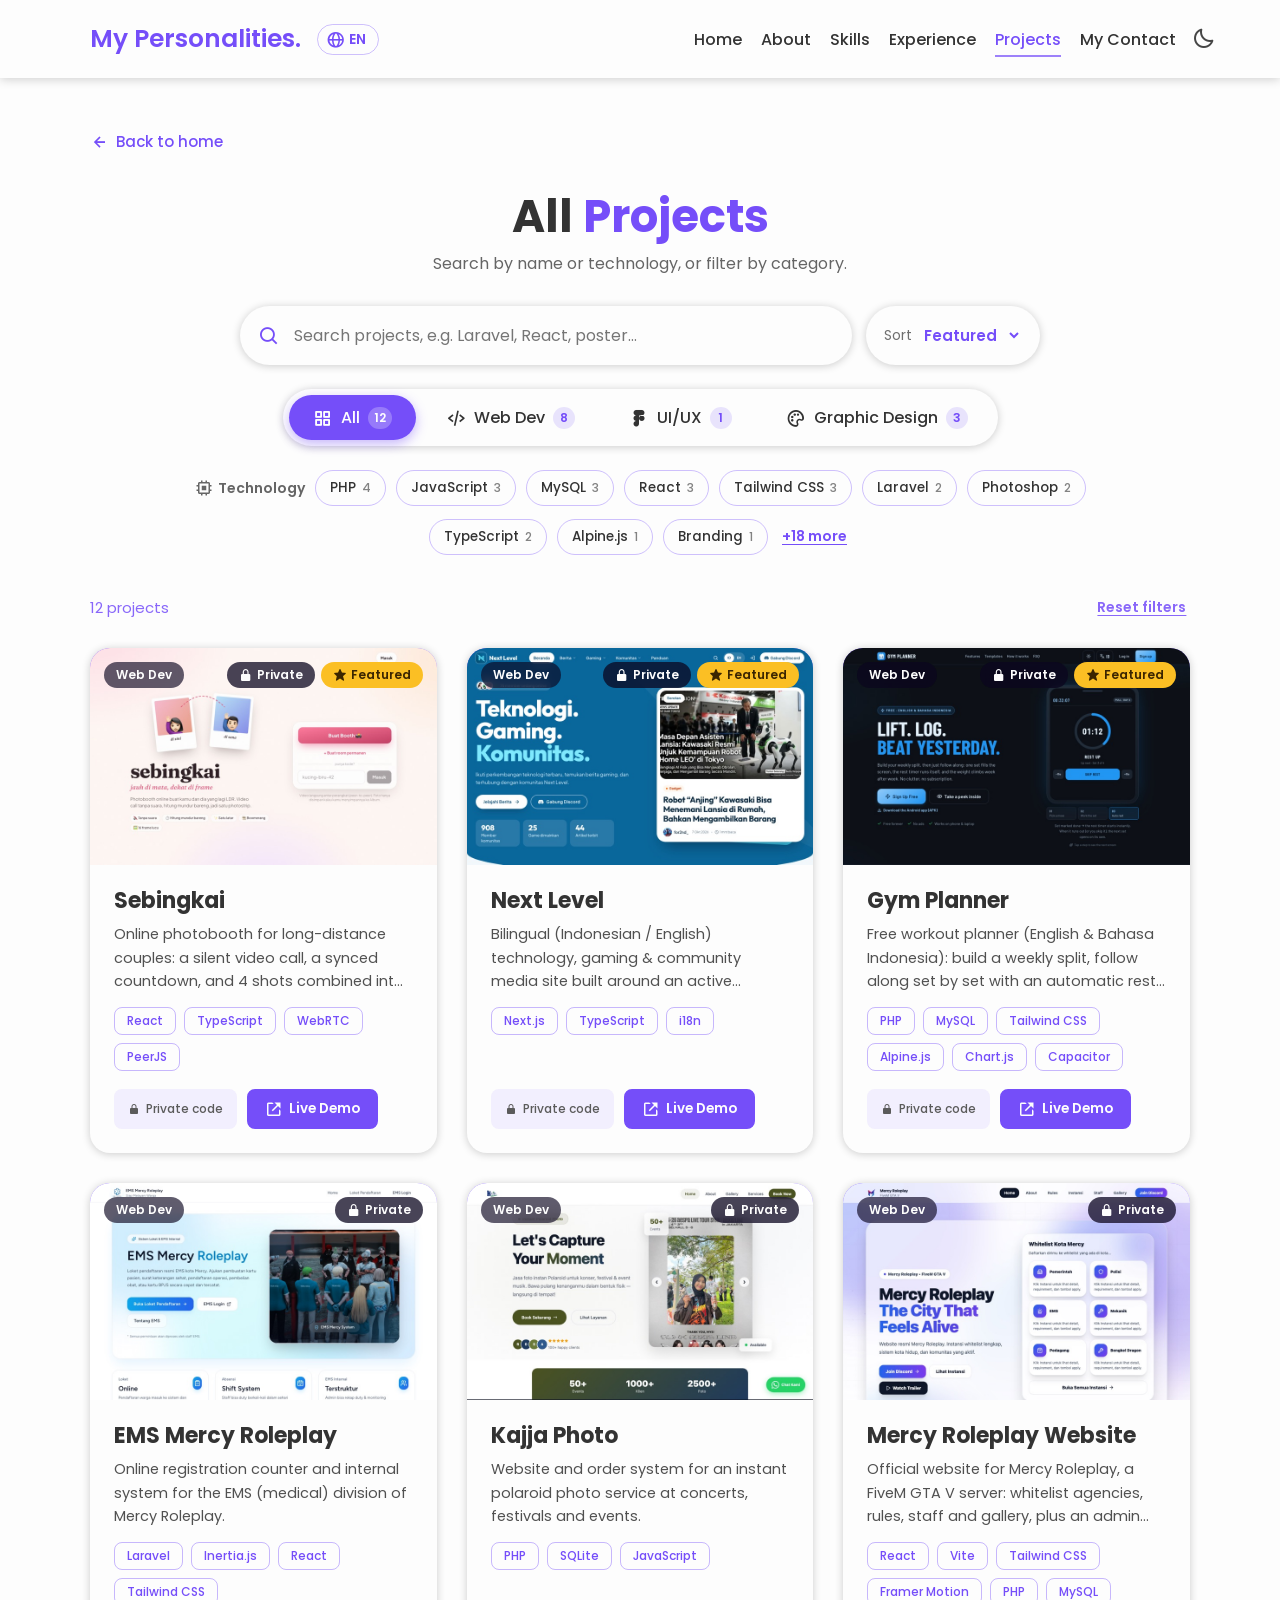
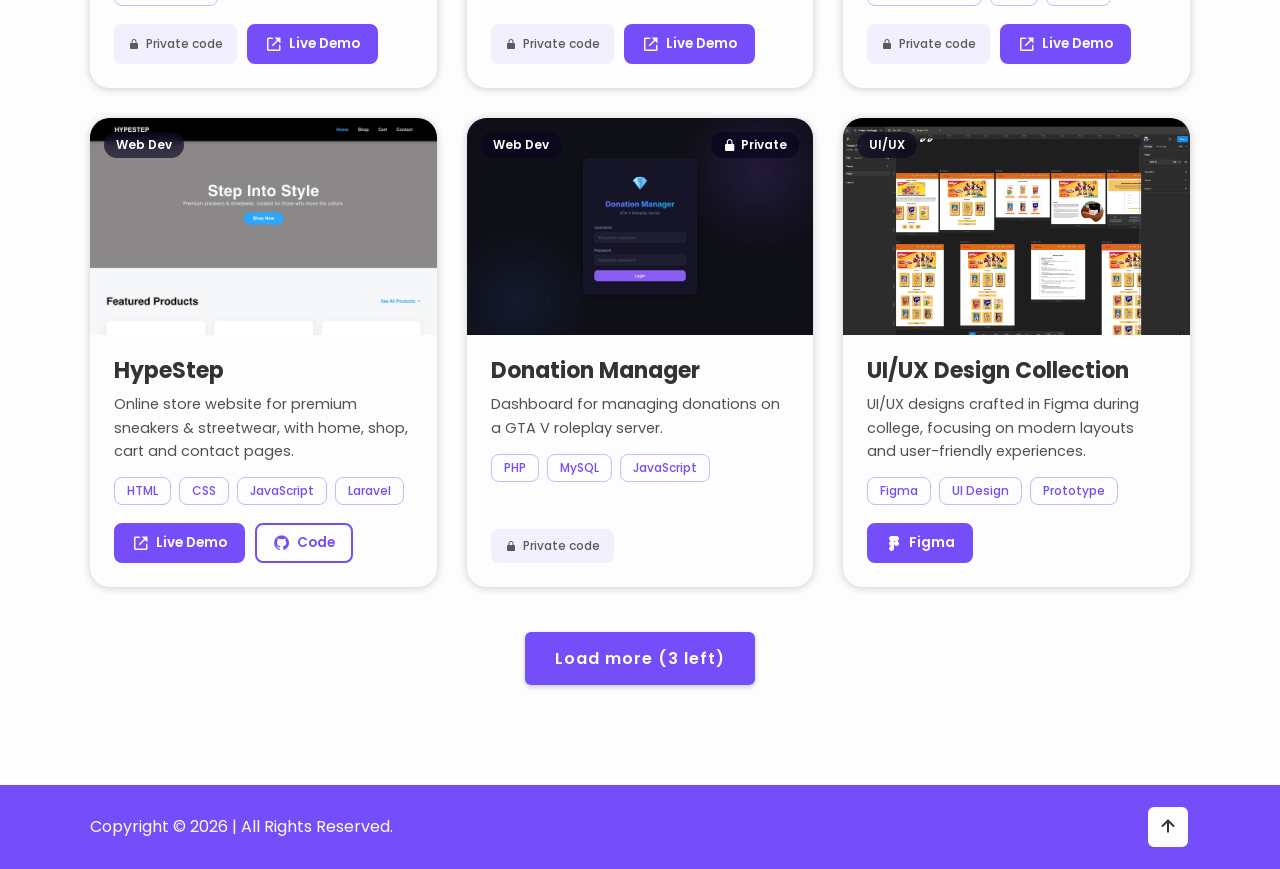
<file: projects.html>
<!DOCTYPE html>
<html lang="en">

<head>
    <meta charset="UTF-8">
    <meta name="viewport" content="width=device-width, initial-scale=1.0">
    <title data-i18n="meta.ppTitle">All Projects | Arshyil</title>
    <meta name="description" content="All projects by Muhammad Arshyil Azzim: web development, UI/UX and graphic design.">
    <meta name="theme-color" content="#754ef9">
    <link rel="icon" href="images/favicon.svg" type="image/svg+xml">
    <meta property="og:type" content="website">
    <meta property="og:title" content="All Projects | Arshyil">
    <meta property="og:description" content="Search and filter all projects by Muhammad Arshyil Azzim.">
    <meta property="og:url" content="https://arshyil.github.io/My-Personalities/projects.html">
    <meta property="og:image" content="https://arshyil.github.io/My-Personalities/images/og-image.jpg">

    <!-- box icons -->
    <link rel="stylesheet" href="https://unpkg.com/boxicons@2.1.4/css/boxicons.min.css" integrity="sha384-42kyIPf7HDYLkGffmxDhSx/3Z/53wGBs3nD6wEFxsbeDc7rMO6mkYbkAcpRsnMU2" crossorigin="anonymous">

    <!-- custom css -->
    <link rel="stylesheet" href="css/style.css">
</head>

<body class="projects-page">

    <!-- header design -->
    <header class="header sticky">
        <a href="index.html" class="logo">My Personalities.</a>
        <button class="lang-toggle" id="lang-toggle" type="button"
            aria-label="Switch language / Ganti bahasa" title="English / Bahasa Indonesia">
            <i class='bx bx-globe'></i><span class="lang-code">EN</span>
        </button>


        <nav class="navbar">
            <a href="index.html#home" data-i18n="nav.home">Home</a>
            <a href="index.html#about" data-i18n="nav.about">About</a>
            <a href="index.html#services" data-i18n="nav.skills">Skills</a>
            <a href="index.html#experience" data-i18n="nav.exp">Experience</a>
            <a href="projects.html" class="active" data-i18n="nav.projects">Projects</a>
            <a href="index.html#contact" data-i18n="nav.contact">My Contact</a>
        </nav>

        <div class="bx bx-moon" id="darkMode-icon"></div>

        <div class="bx bx-menu" id="menu-icon"></div>
    </header>

    <!-- all projects -->
    <section class="portfolio pp" id="projects">
        <a href="index.html#journey" class="pp-back" data-i18n="pp.back"><i class='bx bx-left-arrow-alt'></i> Back to home</a>

        <h1 class="heading" data-i18n="pp.title">All <span>Projects</span></h1>
        <p class="section-sub" data-i18n="pp.sub">Search by name or technology, or filter by category.</p>

        <!-- toolbar -->
        <div class="pp-toolbar">
            <div class="pp-search">
                <i class='bx bx-search'></i>
                <input type="search" id="pp-search" data-i18n-attr="placeholder:pp.search;aria-label:pp.searchLabel" placeholder="Search projects, e.g. Laravel, React, poster..."
                    aria-label="Search projects" autocomplete="off">
                <button id="pp-clear" aria-label="Clear search" data-i18n-attr="aria-label:pp.clear" hidden><i class='bx bx-x'></i></button>
            </div>

            <label class="pp-sort">
                <span data-i18n="pp.sort">Sort</span>
                <select id="pp-sort" aria-label="Sort projects" data-i18n-attr="aria-label:pp.sortLabel">
                    <option value="featured" data-i18n="pp.optFeatured">Featured</option>
                    <option value="az" data-i18n="pp.optAz">Name A–Z</option>
                    <option value="za" data-i18n="pp.optZa">Name Z–A</option>
                </select>
            </label>
        </div>

        <div class="project-filters exp-tabs" id="pp-categories"></div>

        <div class="pp-techs-wrap">
            <span class="pp-label" data-i18n="pp.tech"><i class='bx bx-chip'></i> Technology</span>
            <div class="pp-techs" id="pp-techs"></div>
            <button class="pp-link" id="pp-tech-more" hidden></button>
        </div>

        <div class="pp-meta">
            <span id="pp-count"></span>
            <button class="pp-link pp-reset" data-i18n="pp.reset">Reset filters</button>
        </div>

        <div class="project-grid" id="pp-grid"></div>

        <div class="pp-empty" id="pp-empty" hidden>
            <i class='bx bx-search-alt'></i>
            <h3 data-i18n="pp.empty">No projects found</h3>
            <p data-i18n="pp.emptySub">Try another keyword or remove some filters.</p>
            <button class="btn pp-reset" data-i18n="pp.reset">Reset filters</button>
        </div>

        <div class="see-all-wrap">
            <button class="btn" id="pp-more" hidden>Load more</button>
        </div>
    </section>

    <!-- project detail popup -->
    <div class="project-modal" id="project-modal" aria-hidden="true">
        <div class="project-modal-box" role="dialog" aria-modal="true" aria-labelledby="pm-title">
            <button class="pm-close" id="pm-close" aria-label="Close" data-i18n-attr="aria-label:common.close"><i class='bx bx-x'></i></button>
            <div class="pm-media" id="pm-media"></div>
            <div class="pm-body">
                <span class="pm-category" id="pm-category"></span>
                <h3 id="pm-title"></h3>
                <p id="pm-summary"></p>
                <ul id="pm-details"></ul>
                <div class="exp-tags" id="pm-tags"></div>
                <div class="project-links" id="pm-links"></div>
            </div>
        </div>
    </div>

    <!-- footer design -->
    <footer class="footer">
        <div class="footer-text">
            <p>Copyright &copy; <span id="year">2026</span> | <span data-i18n="footer.rights">All Rights Reserved.</span></p>
        </div>

        <div class="footer-iconTop">
            <a href="#projects" aria-label="Back to top" data-i18n-attr="aria-label:common.top"><i class='bx bx-up-arrow-alt'></i></a>
        </div>
    </footer>

    <script src="js/projects.js"></script>
    <script src="js/i18n.js"></script>
    <script src="js/common.js"></script>
    <script src="js/projects-ui.js"></script>
</body>

</html>
</file>
<file: css/style.css>
@import url('https://fonts.googleapis.com/css2?family=Poppins:wght@300;400;500;600;700;800;900&display=swap');

* {
    margin: 0;
    padding: 0;
    box-sizing: border-box;
    text-decoration: none;
    border: none;
    outline: none;
    scroll-behavior: smooth;
    font-family: 'Poppins', sans-serif;
}

:root {
    --bg-color: #fdfdfd;
    --text-color: #333;
    --main-color: #754ef9;
    --white-color: #fdfdfd;
    --shadow-color: rgba(0, 0, 0, .2);
}

*::selection {
    background: var(--main-color);
    color: var(--bg-color);
}

.dark-mode {
    --bg-color: #0b061f;
    --text-color: #fdfdfd;
    --shadow-color: rgba(0, 0, 0, .7);
}

html {
    font-size: 62.5%;
    overflow-x: hidden;
}

/* stop anything (e.g. scroll-reveal animations sliding in from the right)
   from making the page scroll sideways on phones */
@supports (overflow-x: clip) {
    html,
    body {
        overflow-x: clip;
    }
}

body {
    background: var(--bg-color);
    color: var(--text-color);
}

.header {
    position: fixed;
    top: 0;
    left: 0;
    width: 100%;
    padding: 2rem 7%;
    background: transparent;
    display: flex;
    align-items: center;
    z-index: 100;
    transition: .5s;
}

.header.sticky {
    background: var(--bg-color);
    box-shadow: 0 .1rem 1rem var(--shadow-color);
}

.logo {
    font-size: 2.5rem;
    color: var(--main-color);
    font-weight: 600;
    margin-right: auto;
}

.navbar a {
    position: relative;
    font-size: 1.7rem;
    color: var(--white-color);
    font-weight: 500;
    margin-right: 2.2rem;
}

.header.sticky .navbar a {
    color: var(--text-color);
}

/* desktop: keep the whole nav inside the purple triangle
   (tighter links + less right padding on the header) */
@media (min-width: 992px) {
    .header {
        padding-right: 5%;
    }

    .navbar a {
        font-size: 1.6rem;
        margin-right: 1.6rem;
    }
}

.header.sticky .navbar a.active {
    color: var(--main-color);
}

.navbar a.active::before {
    content: '';
    position: absolute;
    left: 0;
    bottom: -6px;
    width: 100%;
    height: .2rem;
    background: var(--white-color);
}

.header.sticky .navbar a::before {
    background: var(--main-color);
    opacity: .7;
}

#darkMode-icon {
    font-size: 2.4rem;
    color: var(--white-color);
    cursor: pointer;
}

.header.sticky #darkMode-icon {
    color: var(--text-color);
    opacity: .9;
}

/* language switch (globe + EN / ID), sits next to the logo */
.header .logo {
    margin-right: 0;
}

.lang-toggle {
    display: inline-flex;
    align-items: center;
    gap: .4rem;
    margin: 0 auto 0 1.6rem;
    padding: .4rem 1.1rem .4rem .8rem;
    border-radius: 99rem;
    border: .15rem solid rgba(117, 78, 249, .35);
    background: transparent;
    color: var(--main-color);
    font-size: 1.4rem;
    font-weight: 600;
    cursor: pointer;
    transition: background .3s ease, color .3s ease, border-color .3s ease;
}

.lang-toggle i {
    font-size: 1.9rem;
}

.lang-toggle .lang-code {
    color: inherit;
    letter-spacing: .05rem;
}

.lang-toggle:hover {
    background: var(--main-color);
    border-color: var(--main-color);
    color: #fff;
}

.lang-toggle:focus-visible {
    outline: .2rem solid var(--main-color);
    outline-offset: .2rem;
}

#menu-icon {
    font-size: 3.6rem;
    color: var(--text-color);
    display: none;
}

section {
    min-height: 100vh;
    padding: 10rem 7% 2rem;
}

.home {
    display: flex;
    align-items: center;
}

.home .home-content {
    max-width: 44rem;
}

.home-content h3 {
    font-size: 3.2rem;
    font-weight: 700;
    line-height: .3;
}

.home-content h1 {
    font-size: 5.6rem;
    font-weight: 700;
    margin-bottom: .3rem;
}

.home-content p {
    font-size: 1.6rem;
}

.home-content .social-media a {
    display: inline-flex;
    justify-content: center;
    align-items: center;
    width: 4rem;
    height: 4rem;
    background: transparent;
    border: .2rem solid var(--main-color);
    border-radius: 50%;
    box-shadow: 0 .2rem .5rem var(--shadow-color);
    font-size: 2rem;
    color: var(--main-color);
    margin: 2.5rem 1.5rem 3rem 0;
    transition: .5s ease;
}

.home-content .social-media a:hover {
    background: var(--main-color);
    color: var(--white-color);
}

.btn {
    display: inline-block;
    padding: 1.2rem 2.8rem;
    background: var(--main-color);
    border-radius: .6rem;
    box-shadow: 0 .2rem .5rem var(--shadow-color);
    font-size: 1.6rem;
    color: var(--white-color);
    letter-spacing: .1rem;
    font-weight: 600;
    border: .2rem solid transparent;
    transition: .5s ease;
}

.btn:hover {
    background: transparent;
    color: var(--main-color);
    border-color: var(--main-color);
}

.home .profession-container {
    position: absolute;
    top: 50%;
    right: 0;
    transform: translateY(-50%);
    width: 100vw;
    height: 100vh;
    overflow: hidden;
    pointer-events: none;
}

.home .profession-container .profession-box {
    position: absolute;
    top: 0;
    right: 0;
    width: 768px;
    height: 100vh;
    display: flex;
    justify-content: center;
    align-items: center;
    animation: professionRotate 13s ease-out infinite;
}

@keyframes professionRotate {

    0%,
    20% {
        transform: rotate(0deg);
    }

    25%,
    45% {
        transform: rotate(-90deg);
    }

    50%,
    70% {
        transform: rotate(-180deg);
    }

    75%,
    95% {
        transform: rotate(-270deg);
    }

    100% {
        transform: rotate(-360deg);
    }
}

.home .profession-box .profession {
    position: absolute;
    left: 0;
    display: flex;
    align-items: center;
    flex-direction: column;
    color: var(--main-color);
    transform: rotate(calc(360deg / 4 * var(--i)));
    transform-origin: 384px;
    background: var(--bg-color);
    padding: 13px 0;
}

.home .profession-box .profession:nth-child(1) i {
    margin-right: 15px;
}

.home .profession-box .profession:nth-child(2),
.home .profession-box .profession:nth-child(4) {
    padding-bottom: 20px;
}

.home .profession i {
    font-size: 3.8rem;
}

.home .profession h3 {
    font-size: 3.2rem;
    line-height: 1;
    font-weight: 600;
}

.home .profession-box .circle {
    width: 560px;
    height: 560px;
    border: 3px solid var(--main-color);
    border-radius: 50%;
    z-index: -1;
}

.home .profession-container .overlay {
    position: absolute;
    top: 0;
    right: 0;
    width: 0;
    height: 0;
    border-top: 50vh solid var(--main-color);
    border-right: 384px solid var(--main-color);
    border-bottom: 50vh solid var(--main-color);
    border-left: 384px solid transparent;
}

.home-extra {
    display: none;
}

.home-img img {
    position: absolute;
    bottom: 0px;
    right: 90px;
    pointer-events: none;
    max-width: 480px;
    max-height: 100vh;
    height: auto;
    object-fit: contain;
}

span {
    color: var(--main-color);
}

.about {
    display: flex;
    justify-content: center;
    align-items: center;
    gap: 4rem;
}

.about-img img {
    width: 35vw;
}

.heading {
    font-size: 4.5rem;
    text-align: center;
}

.about-content h2 {
    text-align: left;
    line-height: 1.2;
}

.about-content h3 {
    font-size: 2rem;
}

.about-content p {
    font-size: 1.6rem;
    margin: 2rem 0 3rem;
}

.services {
    min-height: auto;
    padding-bottom: 10rem;
}

.services h2 {
    margin-bottom: 5rem;
}

.services .services-container {
    display: flex;
    justify-content: center;
    align-items: stretch;
    flex-wrap: wrap;
    gap: 2rem;
}

.services-container .services-box {
    flex: 1 1 30rem;
    display: flex;
    flex-direction: column;
    align-items: center;
    background: var(--bg-color);
    padding: 3rem 2rem 4rem;
    border-radius: 2rem;
    box-shadow: 0 .1rem .5rem var(--shadow-color);
    text-align: center;
    border-top: .6rem solid var(--main-color);
    border-bottom: .6rem solid var(--main-color);
    transition: .5s ease;
}

.services-container .services-box:hover {
    box-shadow: 0 .1rem 2rem var(--shadow-color);
    transform: scale(1.02);
}

.services-box i {
    font-size: 7rem;
    color: var(--main-color);
}

.services-box h3 {
    font-size: 2.6rem;
    transition: .5s ease;
}

.services-box:hover h3 {
    color: var(--main-color);
}

.services-box p {
    flex: 1;
    font-size: 1.6rem;
    margin: 1rem 0 3rem;
}

/* ========== EXPERIENCE ========== */
.experience {
    min-height: auto;
    padding-bottom: 10rem;
}

.experience h2 {
    margin-bottom: 3rem;
}

.exp-tabs {
    display: flex;
    justify-content: center;
    gap: .6rem;
    width: fit-content;
    margin: 0 auto 5rem;
    padding: .6rem;
    border-radius: 5rem;
    background: var(--bg-color);
    box-shadow: 0 .1rem .8rem var(--shadow-color);
}

.exp-tab {
    display: inline-flex;
    align-items: center;
    gap: .8rem;
    padding: 1rem 2.4rem;
    border-radius: 5rem;
    background: transparent;
    color: var(--text-color);
    font-size: 1.6rem;
    font-weight: 500;
    cursor: pointer;
    transition: .4s ease;
}

.exp-tab i {
    font-size: 2rem;
}

.exp-tab:hover {
    color: var(--main-color);
}

.exp-tab.active {
    background: var(--main-color);
    color: var(--white-color);
    box-shadow: 0 .4rem 1.2rem rgba(117, 78, 249, .4);
}

.timeline {
    position: relative;
    max-width: 110rem;
    margin: 0 auto;
    display: none;
}

.timeline.active {
    display: block;
    animation: expFade .6s ease;
}

@keyframes expFade {
    from { opacity: 0; transform: translateY(2rem); }
    to { opacity: 1; transform: translateY(0); }
}

/* center line */
.timeline::before {
    content: '';
    position: absolute;
    top: 0;
    bottom: 0;
    left: 50%;
    width: .3rem;
    transform: translateX(-50%);
    background: linear-gradient(var(--main-color), rgba(117, 78, 249, .15));
    border-radius: 1rem;
}

.timeline-item {
    position: relative;
    width: 50%;
    padding: 0 5rem 4rem 0;
}

.timeline-item:nth-child(even) {
    margin-left: 50%;
    padding: 0 0 4rem 5rem;
}

.timeline-dot {
    position: absolute;
    top: 2rem;
    right: -2.6rem;
    z-index: 1;
    display: flex;
    justify-content: center;
    align-items: center;
    width: 5.2rem;
    height: 5.2rem;
    border-radius: 50%;
    background: var(--main-color);
    color: var(--white-color);
    font-size: 2.4rem;
    border: .5rem solid var(--bg-color);
    box-shadow: 0 0 0 .3rem rgba(117, 78, 249, .35);
    transition: .4s ease;
}

.timeline-item:nth-child(even) .timeline-dot {
    right: auto;
    left: -2.6rem;
}

.timeline-item:hover .timeline-dot {
    transform: scale(1.12) rotate(-8deg);
    box-shadow: 0 0 0 .6rem rgba(117, 78, 249, .25);
}

.timeline-card {
    position: relative;
    padding: 3rem;
    border-radius: 2rem;
    background: var(--bg-color);
    box-shadow: 0 .1rem .8rem var(--shadow-color);
    border-left: .6rem solid var(--main-color);
    transition: .4s ease;
}

.timeline-item:nth-child(even) .timeline-card {
    border-left: none;
    border-right: .6rem solid var(--main-color);
}

.timeline-card:hover {
    transform: translateY(-.6rem);
    box-shadow: 0 1.2rem 3rem rgba(117, 78, 249, .25);
}

/* little arrow pointing to the line */
.timeline-card::after {
    content: '';
    position: absolute;
    top: 3.4rem;
    right: -1.2rem;
    width: 2.4rem;
    height: 2.4rem;
    background: var(--bg-color);
    transform: rotate(45deg);
    box-shadow: .3rem -.3rem .5rem rgba(0, 0, 0, .06);
}

.timeline-item:nth-child(even) .timeline-card::after {
    right: auto;
    left: -1.2rem;
    box-shadow: -.3rem .3rem .5rem rgba(0, 0, 0, .06);
}

.exp-date {
    display: inline-block;
    padding: .5rem 1.4rem;
    border-radius: 5rem;
    background: rgba(117, 78, 249, .12);
    color: var(--main-color);
    font-size: 1.3rem;
    font-weight: 600;
    letter-spacing: .05rem;
}

.exp-now {
    display: inline-flex;
    align-items: center;
    gap: .6rem;
    margin-left: .8rem;
    padding: .5rem 1.2rem;
    border-radius: 5rem;
    background: rgba(34, 197, 94, .14);
    color: #16a34a;
    font-size: 1.2rem;
    font-weight: 600;
    font-style: normal;
}

.exp-now::before {
    content: '';
    width: .8rem;
    height: .8rem;
    border-radius: 50%;
    background: #22c55e;
    animation: expPulse 1.6s ease-in-out infinite;
}

@keyframes expPulse {
    0%, 100% { box-shadow: 0 0 0 0 rgba(34, 197, 94, .6); }
    50% { box-shadow: 0 0 0 .6rem rgba(34, 197, 94, 0); }
}

.timeline-card h3 {
    margin-top: 1.4rem;
    font-size: 2.4rem;
    line-height: 1.3;
}

.exp-place {
    display: flex;
    align-items: flex-start;
    gap: .6rem;
    margin: .4rem 0 1.6rem;
    font-size: 1.5rem;
    font-weight: 500;
    color: var(--main-color);
}

.exp-place i {
    margin-top: .3rem;
    font-size: 1.7rem;
}

.timeline-card ul {
    list-style: none;
}

.timeline-card li {
    position: relative;
    padding-left: 2.2rem;
    margin-bottom: .8rem;
    font-size: 1.5rem;
    line-height: 1.6;
}

.timeline-card li::before {
    content: '';
    position: absolute;
    left: 0;
    top: .95rem;
    width: .8rem;
    height: .8rem;
    border-radius: 50%;
    border: .2rem solid var(--main-color);
}

.exp-tags {
    display: flex;
    flex-wrap: wrap;
    gap: .8rem;
    margin-top: 1.8rem;
}

.exp-tags span {
    padding: .4rem 1.2rem;
    border-radius: .8rem;
    border: .1rem solid rgba(117, 78, 249, .4);
    color: var(--main-color);
    font-size: 1.25rem;
    font-weight: 500;
}

.dark-mode .timeline-card,
.dark-mode .timeline-card::after,
.dark-mode .exp-tabs {
    background: #160e3a;
}

.dark-mode .timeline-card {
    box-shadow: 0 .1rem 1rem rgba(0, 0, 0, .5);
}

.dark-mode .exp-date {
    background: rgba(117, 78, 249, .25);
    color: #b9a5ff;
}

.dark-mode .exp-place,
.dark-mode .exp-tags span {
    color: #b9a5ff;
}

/* ========== PROJECTS ========== */
.portfolio {
    min-height: auto;
    padding-bottom: 10rem;
}

.portfolio h2 {
    margin-bottom: 1rem;
}

.section-sub {
    text-align: center;
    font-size: 1.6rem;
    opacity: .75;
    margin-bottom: 3rem;
}

.project-filters {
    flex-wrap: wrap;
    max-width: 100%;
}

.project-filters .count {
    display: inline-flex;
    justify-content: center;
    align-items: center;
    min-width: 2.2rem;
    height: 2.2rem;
    padding: 0 .6rem;
    border-radius: 5rem;
    background: rgba(117, 78, 249, .15);
    color: var(--main-color);
    font-size: 1.2rem;
    font-weight: 600;
}

.project-filters .exp-tab.active .count {
    background: rgba(255, 255, 255, .25);
    color: var(--white-color);
}

.project-grid {
    display: grid;
    grid-template-columns: repeat(auto-fill, minmax(30rem, 1fr));
    gap: 3rem;
    max-width: 120rem;
    margin: 0 auto;
}

.project-card {
    display: flex;
    flex-direction: column;
    border-radius: 2rem;
    overflow: hidden;
    background: var(--bg-color);
    box-shadow: 0 .1rem .8rem var(--shadow-color);
    cursor: pointer;
    transition: transform .4s ease, box-shadow .4s ease;
    animation: expFade .5s ease both;
}

.project-card:hover {
    transform: translateY(-.8rem);
    box-shadow: 0 1.6rem 3.5rem rgba(117, 78, 249, .28);
}

.project-card:focus-visible {
    outline: .3rem solid var(--main-color);
    outline-offset: .3rem;
}

.project-thumb {
    position: relative;
    aspect-ratio: 16 / 10;
    overflow: hidden;
    background: linear-gradient(135deg, var(--main-color), #a58bff);
}

.project-thumb img {
    width: 100%;
    height: 100%;
    object-fit: cover;
    object-position: top;
    border-radius: 0;
    transition: transform .6s ease;
}

.project-card:hover .project-thumb img {
    transform: scale(1.08);
}

/* card without image: gradient + big icon */
.project-thumb.no-img {
    display: flex;
    flex-direction: column;
    justify-content: center;
    align-items: center;
    gap: .8rem;
    color: var(--white-color);
}

.project-thumb.no-img::before {
    content: '';
    position: absolute;
    inset: 0;
    background:
        radial-gradient(circle at 20% 20%, rgba(255, 255, 255, .25), transparent 40%),
        radial-gradient(circle at 85% 80%, rgba(255, 255, 255, .18), transparent 45%);
}

.project-thumb.no-img > i {
    position: relative;
    font-size: 6.4rem;
    transition: transform .6s ease;
}

.project-thumb.no-img > strong {
    position: relative;
    font-size: 2rem;
    letter-spacing: .1rem;
}

.project-card:hover .project-thumb.no-img > i {
    transform: scale(1.15) rotate(-6deg);
}

.project-badges {
    position: absolute;
    top: 1.4rem;
    left: 1.4rem;
    right: 1.4rem;
    display: flex;
    justify-content: space-between;
    gap: .8rem;
    z-index: 1;
}

.project-badges span {
    display: inline-flex;
    align-items: center;
    gap: .4rem;
    padding: .4rem 1.2rem;
    border-radius: 5rem;
    background: rgba(11, 6, 31, .65);
    backdrop-filter: blur(6px);
    color: var(--white-color);
    font-size: 1.2rem;
    font-weight: 600;
}

.project-badges i {
    font-size: 1.4rem;
}

.project-badges .badge-right {
    display: flex;
    gap: .6rem;
    padding: 0;
    background: none;
    backdrop-filter: none;
}

.project-badges .private {
    background: rgba(11, 6, 31, .75);
}

.private-note {
    display: inline-flex;
    align-items: center;
    gap: .6rem;
    padding: .8rem 1.4rem;
    border-radius: .8rem;
    background: rgba(117, 78, 249, .1);
    color: var(--text-color);
    font-size: 1.3rem;
    font-weight: 500;
    opacity: .8;
}

.project-badges .featured {
    background: #fbbf24;
    color: #3b2500;
}

.project-body {
    display: flex;
    flex-direction: column;
    flex: 1;
    padding: 2.2rem 2.4rem 2.4rem;
}

.project-body h3 {
    font-size: 2.2rem;
    line-height: 1.3;
    transition: color .3s ease;
}

.project-card:hover .project-body h3 {
    color: var(--main-color);
}

.project-body p {
    margin: .8rem 0 1.4rem;
    font-size: 1.45rem;
    line-height: 1.6;
    opacity: .85;
    display: -webkit-box;
    -webkit-line-clamp: 3;
    -webkit-box-orient: vertical;
    overflow: hidden;
}

.project-body .exp-tags {
    margin-top: 0;
}

.project-links {
    display: flex;
    flex-wrap: wrap;
    gap: 1rem;
    margin-top: auto;
    padding-top: 1.8rem;
}

.project-links a {
    min-height: 40px;
    display: inline-flex;
    align-items: center;
    gap: .6rem;
    padding: .8rem 1.6rem;
    border-radius: .8rem;
    border: .2rem solid var(--main-color);
    color: var(--main-color);
    font-size: 1.35rem;
    font-weight: 600;
    transition: .3s ease;
}

.project-links a i {
    font-size: 1.8rem;
}

.project-links a.primary,
.project-links a:hover {
    background: var(--main-color);
    color: var(--white-color);
}

.project-links a.primary:hover {
    background: transparent;
    color: var(--main-color);
}

/* "See all projects" button */
.see-all-wrap {
    display: flex;
    justify-content: center;
    margin-top: 4.5rem;
}

.see-all-wrap .btn {
    display: inline-flex;
    align-items: center;
    gap: .8rem;
    cursor: pointer;
}

.see-all-wrap .btn span {
    color: inherit;
}

.see-all-wrap .btn i {
    font-size: 2.2rem;
    transition: transform .3s ease;
}

.see-all-wrap .btn:hover i {
    transform: translateX(.5rem);
}

/* ---------- projects.html ---------- */
.projects-page .pp {
    min-height: 100vh;
    padding-top: 12rem;
}

.pp-back {
    padding: 1rem 0;
    display: inline-flex;
    align-items: center;
    gap: .6rem;
    margin-bottom: 2rem;
    color: var(--main-color);
    font-size: 1.5rem;
    font-weight: 500;
}

.pp-back i {
    font-size: 2rem;
    transition: transform .3s ease;
}

.pp-back:hover i {
    transform: translateX(-.4rem);
}

.pp-toolbar {
    display: flex;
    gap: 1.4rem;
    max-width: 80rem;
    margin: 0 auto 2.4rem;
}

.pp-search {
    position: relative;
    flex: 1;
    display: flex;
    align-items: center;
}

.pp-search > i {
    position: absolute;
    left: 1.8rem;
    font-size: 2.2rem;
    color: var(--main-color);
    pointer-events: none;
}

.pp-search input {
    width: 100%;
    padding: 1.5rem 4.8rem 1.5rem 5.2rem;
    border-radius: 5rem;
    background: var(--bg-color);
    color: var(--text-color);
    font-size: 1.6rem;
    box-shadow: 0 .1rem .8rem var(--shadow-color);
    border: .2rem solid transparent;
    transition: .3s ease;
}

.pp-search input:focus {
    border-color: var(--main-color);
    box-shadow: 0 .4rem 1.6rem rgba(117, 78, 249, .25);
}

.pp-search input::-webkit-search-cancel-button {
    display: none;
}

.pp-search button {
    position: absolute;
    right: 1.2rem;
    display: flex;
    justify-content: center;
    align-items: center;
    width: 3.2rem;
    height: 3.2rem;
    border-radius: 50%;
    background: rgba(117, 78, 249, .12);
    color: var(--main-color);
    font-size: 2rem;
    cursor: pointer;
}

.pp-sort {
    display: flex;
    align-items: center;
    gap: .8rem;
    padding: 0 1.8rem;
    border-radius: 5rem;
    background: var(--bg-color);
    box-shadow: 0 .1rem .8rem var(--shadow-color);
    font-size: 1.4rem;
    color: var(--text-color);
}

.pp-sort span {
    opacity: .7;
    color: var(--text-color);
}

.pp-sort select {
    padding: 1.2rem 0;
    background: transparent;
    color: var(--main-color);
    font-size: 1.5rem;
    font-weight: 600;
    cursor: pointer;
}

.pp .project-filters {
    margin-bottom: 2.4rem;
}

.pp-techs-wrap {
    display: flex;
    flex-wrap: wrap;
    justify-content: center;
    align-items: center;
    gap: 1rem;
    max-width: 100rem;
    margin: 0 auto 3rem;
}

.pp-label {
    display: inline-flex;
    align-items: center;
    gap: .5rem;
    font-size: 1.4rem;
    font-weight: 600;
    color: var(--text-color);
    opacity: .75;
}

.pp-label i {
    font-size: 1.8rem;
}

.pp-techs {
    display: contents;
}

.tech-chip {
    min-height: 36px;
    display: inline-flex;
    align-items: center;
    gap: .6rem;
    padding: .6rem 1.4rem;
    border-radius: 5rem;
    border: .1rem solid rgba(117, 78, 249, .35);
    background: transparent;
    color: var(--text-color);
    font-size: 1.35rem;
    font-weight: 500;
    cursor: pointer;
    transition: .25s ease;
}

.tech-chip small {
    font-size: 1.1rem;
    opacity: .6;
}

.tech-chip:hover {
    border-color: var(--main-color);
    color: var(--main-color);
}

.tech-chip.active {
    background: var(--main-color);
    border-color: var(--main-color);
    color: var(--white-color);
}

.pp-link {
    padding: 1rem .4rem;
    background: none;
    color: var(--main-color);
    font-size: 1.4rem;
    font-weight: 600;
    cursor: pointer;
    text-decoration: underline;
    text-underline-offset: .3rem;
}

.pp-meta {
    display: flex;
    justify-content: space-between;
    align-items: center;
    max-width: 120rem;
    margin: 0 auto 2rem;
    font-size: 1.5rem;
    color: var(--text-color);
    opacity: .85;
}

.pp-empty {
    max-width: 50rem;
    margin: 4rem auto 0;
    text-align: center;
}

.pp-empty i {
    font-size: 7rem;
    color: var(--main-color);
    opacity: .6;
}

.pp-empty h3 {
    margin: 1rem 0 .6rem;
    font-size: 2.4rem;
}

.pp-empty p {
    margin-bottom: 2.4rem;
    font-size: 1.6rem;
    opacity: .75;
}

.pp-empty .btn {
    cursor: pointer;
}

[hidden] {
    display: none !important;
}

.dark-mode .pp-search input,
.dark-mode .pp-sort {
    background: #160e3a;
}

.dark-mode .pp-sort select option {
    background: #160e3a;
}

/* ---------- project popup ---------- */
.project-modal {
    position: fixed;
    inset: 0;
    z-index: 200;
    display: flex;
    justify-content: center;
    align-items: center;
    padding: 2rem;
    background: rgba(11, 6, 31, .7);
    backdrop-filter: blur(4px);
    opacity: 0;
    visibility: hidden;
    transition: .3s ease;
}

.project-modal.open {
    opacity: 1;
    visibility: visible;
}

.project-modal-box {
    position: relative;
    width: 100%;
    max-width: 72rem;
    max-height: 90vh;
    overflow-y: auto;
    border-radius: 2rem;
    background: var(--bg-color);
    color: var(--text-color);
    transform: translateY(3rem) scale(.96);
    transition: .3s ease;
}

.project-modal.open .project-modal-box {
    transform: none;
}

.pm-close {
    position: absolute;
    top: 1.4rem;
    right: 1.4rem;
    z-index: 2;
    display: flex;
    justify-content: center;
    align-items: center;
    width: 4rem;
    height: 4rem;
    border-radius: 50%;
    background: rgba(11, 6, 31, .6);
    color: var(--white-color);
    font-size: 2.6rem;
    cursor: pointer;
    transition: .3s ease;
}

.pm-close:hover {
    background: var(--main-color);
    transform: rotate(90deg);
}

.pm-media .project-badges {
    display: none;
}

.pm-media .project-thumb {
    aspect-ratio: 16 / 8;
}

.pm-body {
    padding: 2.6rem 3rem 3rem;
}

.pm-category {
    color: var(--main-color);
    font-size: 1.3rem;
    font-weight: 600;
    letter-spacing: .2rem;
    text-transform: uppercase;
}

.pm-body h3 {
    margin: .4rem 0 1rem;
    font-size: 2.8rem;
    line-height: 1.25;
}

.pm-body > p {
    font-size: 1.6rem;
    line-height: 1.7;
}

.pm-body ul {
    list-style: none;
    margin: 1.4rem 0 0;
}

.pm-body li {
    position: relative;
    padding-left: 2.2rem;
    margin-bottom: .8rem;
    font-size: 1.5rem;
    line-height: 1.6;
}

.pm-body li::before {
    content: '';
    position: absolute;
    left: 0;
    top: .95rem;
    width: .8rem;
    height: .8rem;
    border-radius: 50%;
    border: .2rem solid var(--main-color);
}

body.modal-open {
    overflow: hidden;
}

.dark-mode .project-card,
.dark-mode .project-modal-box {
    background: #160e3a;
}

.footer {
    display: flex;
    justify-content: space-between;
    align-items: center;
    flex-wrap: wrap;
    padding: 2rem 7%;
    background: var(--main-color);
}

.footer-text span {
    color: inherit;
}

.footer-text p {
    font-size: 1.6rem;
    color: var(--white-color);
}

.footer-iconTop a {
    display: inline-flex;
    justify-content: center;
    align-items: center;
    padding: .8rem;
    background: var(--white-color);
    border-radius: .8rem;
    border: .2rem solid var(--main-color);
    outline: .2rem solid transparent;
    transition: .5s ease;
}

.footer-iconTop a:hover {
    outline-color: var(--white-color);
}

.footer-iconTop a i {
    font-size: 2.4rem;
    color: #333;
}


/* small labels: never smaller than 12px on any screen */
.exp-date,
.exp-now,
.exp-tags span,
.project-badges span,
.project-filters .count,
.tech-chip small,
.private-note,
.pm-category {
    font-size: max(1.2rem, 12px);
}

.project-links a,
.tech-chip {
    font-size: max(1.35rem, 13px);
}

/* BREAKPOINTS */
@media (max-width: 1200px) {
    html {
        font-size: 55%;
    }

    .home .profession-container .profession-box {
        right: -10%;
    }

    .home .profession-container .overlay {
        right: -6%;
    }

    .home-img img {
        right: 0;
    }
}

@media (max-width: 1100px) {
    .home .profession-container .profession-box {
        right: -15%;
    }

    .home-img img {
        max-width: 420px;
    }
}

@media (max-width: 1024px) {
    .header {
        padding: 2rem 3%;
    }

    section {
        padding: 10rem 3% 2rem;
    }

    .home .profession-container .profession-box {
        right: -20%;
    }

    .home .profession-container .overlay {
        right: -12%;
    }

    .home-img img {
        max-width: 400px;
    }
}

@media (max-width: 991px) {
    /* hamburger menu from 991px down, so links never sit
       half on the white / half on the purple background */
    #menu-icon {
        display: block;
    }

    #darkMode-icon {
        font-size: 2.6rem;
        color: var(--white-color);
        margin-right: 1.8rem;
    }



    .navbar {
        position: absolute;
        top: 100%;
        left: 0;
        width: 100%;
        padding: 1rem 3%;
        background: var(--bg-color);
        border-top: .1rem solid rgba(0, 0, 0, .2);
        box-shadow: 0 .5rem 1rem rgba(0, 0, 0, .1);
        display: none;
    }

    .navbar.active {
        display: block;
    }

    .navbar a {
        display: block;
        font-size: 2rem;
        margin: 3rem 0;
        color: var(--text-color);
    }

    .navbar a:nth-child(1),
    .navbar a:nth-child(2) {
        color: var(--text-color);
    }

    .navbar a.active {
        color: var(--main-color);
    }

    .navbar a::before {
        display: none;
    }

    #menu-icon {
        color: var(--white-color);
    }

    .header.sticky #menu-icon,
    .header.sticky #darkMode-icon {
        color: var(--text-color);
    }

    .home .home-content {
        max-width: 50rem;
    }

    .home .profession-container .profession-box {
        right: -35%;
    }

    .home .profession-container .overlay {
        right: -30%;
    }

    .home-img img {
        display: none;
    }

    .footer {
        padding: 2rem 3%;
    }
}

@media (max-width: 896px) {
    .home .profession-container .profession-box {
        right: -50%;
    }

    .home .profession-container .overlay {
        right: -43%;
    }
}

@media (max-width: 768px) {
    #menu-icon,
    #darkMode-icon {
        color: var(--text-color);
    }

    /* hero fills the whole screen: text on top,
       the wheel + purple area fill the rest */
    .home {
        /* UBAH INI untuk menurunkan area ungu (lingkaran tetap di tempat).
           Makin besar = ungunya makin turun & makin kecil */
        --turun-ungu: 8rem;

        flex-direction: column;
        justify-content: flex-start;
        min-height: 100vh;
        min-height: 100svh;
        padding: 10rem 3% 0;
        text-align: center;
    }

    .home-content h3 {
        font-size: 2.6rem;
    }

    .home-content h1 {
        font-size: 5rem;
    }

    .home-content .social-media a {
        margin: 2.5rem .75rem 3rem;
    }

    .home .profession-container {
        position: relative;
        top: auto;
        right: auto;
        transform: none;
        flex: 1 0 auto;
        width: 100vw;
        height: auto;
        min-height: calc(46rem + var(--turun-ungu));
    }

    /* purple fill below the notch, down to the end of the hero */
    .home .profession-container::after {
        content: '';
        position: absolute;
        top: calc(34rem + var(--turun-ungu));
        left: 0;
        right: 0;
        bottom: 0;
        background: var(--main-color);
    }

    /* tools + scroll hint inside the purple area */
    .home-extra {
        position: absolute;
        top: calc(30rem + var(--turun-ungu));
        left: 0;
        right: 0;
        bottom: 0;
        z-index: 2;
        display: flex;
        flex-direction: column;
        justify-content: center;
        align-items: center;
        gap: 1.6rem;
        padding: 2rem 3%;
        color: var(--white-color);
        pointer-events: auto;
    }

    .home-extra .tools-title {
        font-size: 1.4rem;
        font-weight: 600;
        letter-spacing: .3rem;
        text-transform: uppercase;
        opacity: .85;
    }

    .home-extra .tools {
        display: flex;
        justify-content: center;
        flex-wrap: wrap;
        gap: 2.2rem;
    }

    .home-extra span {
        color: var(--white-color);
    }

    .home-extra .tools span {
        display: flex;
        flex-direction: column;
        align-items: center;
        gap: .4rem;
        font-size: 1.3rem;
        font-weight: 500;
    }

    .home-extra .tools i {
        display: inline-flex;
        justify-content: center;
        align-items: center;
        width: 4.6rem;
        height: 4.6rem;
        font-size: 2.6rem;
        border: .2rem solid rgba(255, 255, 255, .5);
        border-radius: 50%;
    }

    .home-extra .scroll-down {
        display: flex;
        flex-direction: column;
        align-items: center;
        margin-top: 1rem;
        font-size: 1.3rem;
        letter-spacing: .2rem;
        text-transform: uppercase;
        color: var(--white-color);
    }

    .home-extra .scroll-down i {
        font-size: 2.8rem;
        animation: scrollBounce 1.6s ease-in-out infinite;
    }

    @keyframes scrollBounce {
        0%, 100% { transform: translateY(0); }
        50% { transform: translateY(.8rem); }
    }

    .home .profession-container .profession-box {
        position: absolute;
        top: 46rem;
        left: 0;
        width: 100%;
        height: 6rem;
    }

    .home .profession-box .profession {
        padding: 0 13px;
        left: auto;
        transform-origin: 0;
    }

    .home .profession-box .profession:nth-child(1) {
        transform: rotate(-90deg) translate(-120px, -210px);
    }

    .home .profession-box .profession:nth-child(1) i {
        margin-right: 0;
    }

    .home .profession-box .profession:nth-child(2) {
        transform: rotate(0deg) translate(0, -325px);
    }

    .home .profession-box .profession:nth-child(3) {
        transform: rotate(90deg) translate(-115px, -450px);
    }

    .home .profession-box .profession:nth-child(4) {
        transform: rotate(180deg) translate(-220px, -325px);
    }

    .home .profession-box .circle {
        position: absolute;
        width: 670px;
        height: 670px;
        z-index: -1;
    }

    .home .profession-container .overlay {
        position: absolute;
        top: calc(28.2rem + var(--turun-ungu));
        left: 50%;
        right: 0;
        transform: rotate(90deg) translate(-50%, 50%) scaleY(3);
        border-width: 23.9rem;
    }

    /* experience: single column, line on the left */
    .timeline::before {
        left: 2.6rem;
    }

    .timeline-item,
    .timeline-item:nth-child(even) {
        width: 100%;
        margin-left: 0;
        padding: 0 0 3rem 7rem;
    }

    .timeline-dot,
    .timeline-item:nth-child(even) .timeline-dot {
        left: 0;
        right: auto;
    }

    .timeline-card,
    .timeline-item:nth-child(even) .timeline-card {
        padding: 2.4rem 2rem;
        border-right: none;
        border-left: .6rem solid var(--main-color);
    }

    .timeline-card::after,
    .timeline-item:nth-child(even) .timeline-card::after {
        right: auto;
        left: -1.2rem;
        box-shadow: -.3rem .3rem .5rem rgba(0, 0, 0, .06);
    }

    .about {
        flex-direction: column-reverse;
        text-align: center;
    }

    .about-content h2 {
        text-align: center;
    }

    .about-img img {
        width: 70vw;
        margin-top: -2rem;
    }

}

@media (max-width: 580px) {
    .project-grid {
        grid-template-columns: 1fr;
    }

    .pp-toolbar {
        flex-direction: column;
    }

    .pp-sort {
        align-self: flex-end;
    }

    .projects-page .pp {
        padding-top: 10rem;
    }

    /* tabs & filters: separate pills instead of one big capsule */
    .exp-tabs,
    .project-filters {
        gap: 1rem;
        padding: 0;
        background: transparent;
        box-shadow: none;
    }

    .exp-tabs .exp-tab,
    .project-filters .exp-tab {
        padding: .8rem 1.6rem;
        font-size: 1.4rem;
        border: .1rem solid rgba(117, 78, 249, .35);
    }

    .exp-tabs .exp-tab.active,
    .project-filters .exp-tab.active {
        border-color: var(--main-color);
    }

    .exp-tabs {
        flex-wrap: wrap;
        max-width: 100%;
    }

    .dark-mode .exp-tabs {
        background: transparent;
    }

    .pm-body {
        padding: 2.2rem 2rem 2.6rem;
    }
}

@media (max-width: 450px) {
    html {
        font-size: 50%;
    }

    /* keep small labels readable (1rem = 8px here) */
    .exp-date,
    .exp-now,
    .exp-tags span,
    .project-badges span,
    .project-filters .count,
    .tech-chip small,
    .private-note,
    .pm-category,
    .home-extra .tools span,
    .home-extra .tools-title,
    .home-extra .scroll-down {
        font-size: 1.5rem;
    }

    .project-body p,
    .principle-card p,
    .contact-meta,
    .timeline-card li,
    .pp-label,
    .pp-link,
    .pp-meta,
    .tech-chip,
    .exp-tabs .exp-tab,
    .project-links a {
        font-size: 1.7rem;
    }

    .exp-tabs .exp-tab {
        min-height: 40px;
    }

    .home .profession-box .profession:nth-child(1) {
        transform: rotate(-90deg) translate(-110px, -220px);
    }

    .home .profession-box .profession:nth-child(2) {
        transform: rotate(0deg) translate(5px, -325px);
    }

    .home .profession-box .profession:nth-child(3) {
        transform: rotate(90deg) translate(-105px, -440px);
    }

    .home .profession-box .profession:nth-child(4) {
        transform: rotate(180deg) translate(-210px, -325px);
    }

    .home .profession-container .overlay {
        top: calc(18.2rem + var(--turun-ungu));
    }

    .home-extra {
        top: calc(20rem + var(--turun-ungu));
    }


    .footer {
        flex-direction: column-reverse;
    }

    .footer p {
        text-align: center;
        margin-top: 2rem;
    }
}

@media (max-width: 365px) {
    .about-img img {
        width: 90vw;
    }
}

@media (max-width: 315px) {
    .home-content h1 {
        font-size: 4.5rem;
    }
}
img {
    border-radius: 20px;
}


/*========== principles ==========*/
.principles {
    min-height: auto;
    padding-bottom: 6rem;
}

.motto-card {
    position: relative;
    max-width: 90rem;
    margin: 0 auto 3rem;
    padding: 5rem 4rem;
    border-radius: 2.4rem;
    text-align: center;
    color: #fff;
    background:
        radial-gradient(circle at 15% 20%, rgba(255, 255, 255, .18), transparent 40%),
        radial-gradient(circle at 85% 90%, rgba(255, 255, 255, .12), transparent 45%),
        linear-gradient(135deg, #5b33e6, #754ef9 45%, #a58bff);
    box-shadow: 0 1.6rem 4rem rgba(117, 78, 249, .35);
    overflow: hidden;
}

.motto-card .motto-mark {
    position: absolute;
    top: -1rem;
    left: 2rem;
    font-size: 16rem;
    color: rgba(255, 255, 255, .12);
    pointer-events: none;
}

.motto-card .motto-label {
    display: inline-flex;
    align-items: center;
    gap: .6rem;
    padding: .6rem 1.4rem;
    border-radius: 99rem;
    background: rgba(255, 255, 255, .18);
    color: #fff;
    font-size: max(1.3rem, 12px);
    font-weight: 600;
    letter-spacing: .1rem;
    text-transform: uppercase;
}

.motto-card .motto-text {
    position: relative;
    margin: 2rem 0 1.4rem;
    font-size: clamp(3.4rem, 6vw, 5.6rem);
    font-weight: 800;
    line-height: 1.15;
}

.motto-card p {
    position: relative;
    max-width: 56rem;
    margin: 0 auto;
    font-size: 1.7rem;
    line-height: 1.7;
    color: rgba(255, 255, 255, .9);
}

.principle-grid {
    display: grid;
    grid-template-columns: repeat(2, 1fr);
    gap: 2rem;
    max-width: 100rem;
    margin: 0 auto;
}

.principle-card {
    position: relative;
    display: flex;
    align-items: flex-start;
    gap: 2rem;
    padding: 3rem 2.8rem;
    overflow: hidden;
    border-radius: 1.8rem;
    background: var(--bg-color);
    border: .1rem solid rgba(117, 78, 249, .18);
    box-shadow: 0 .4rem 1.6rem var(--shadow-color);
    transition: transform .3s ease, border-color .3s ease, box-shadow .3s ease;
}

.principle-card:hover {
    transform: translateY(-.6rem);
    border-color: var(--main-color);
    box-shadow: 0 1.2rem 3rem rgba(117, 78, 249, .25);
}

.principle-card .principle-num {
    position: absolute;
    top: 1.6rem;
    right: 2rem;
    font-size: 4.4rem;
    font-weight: 800;
    line-height: 1;
    color: rgba(117, 78, 249, .14);
}

.principle-card > i {
    flex-shrink: 0;
    display: inline-flex;
    justify-content: center;
    align-items: center;
    width: 5.2rem;
    height: 5.2rem;
    border-radius: 1.4rem;
    background: rgba(117, 78, 249, .12);
    color: var(--main-color);
    font-size: 2.8rem;
    transition: background .3s ease, color .3s ease;
}

.principle-card:hover > i {
    background: var(--main-color);
    color: #fff;
}

.principle-card h4 {
    padding-right: 6rem;
    font-size: 2rem;
    line-height: 1.35;
    margin-bottom: 1rem;
    color: var(--text-color);
}

.principle-card p {
    font-size: 1.5rem;
    line-height: 1.65;
    opacity: .8;
    color: var(--text-color);
}

.dark-mode .principle-card,
.dark-mode .social-card {
    background: #160e3a;
}


/*========== contact ==========*/
.contact {
    min-height: auto;
    padding-bottom: 8rem;
}

.contact-wrap {
    display: grid;
    grid-template-columns: 1.1fr 1fr;
    gap: 2.4rem;
    max-width: 110rem;
    margin: 0 auto;
}

.contact-card {
    position: relative;
    display: flex;
    flex-direction: column;
    align-items: flex-start;
    padding: 4rem;
    border-radius: 2.4rem;
    color: #fff;
    background:
        radial-gradient(circle at 100% 0%, rgba(255, 255, 255, .2), transparent 45%),
        linear-gradient(150deg, #5b33e6, #754ef9 55%, #9a7cff);
    box-shadow: 0 1.6rem 4rem rgba(117, 78, 249, .35);
    overflow: hidden;
}

.contact-card::after {
    content: '';
    position: absolute;
    right: -6rem;
    bottom: -6rem;
    width: 22rem;
    height: 22rem;
    border-radius: 50%;
    border: 3rem solid rgba(255, 255, 255, .08);
    pointer-events: none;
}

.contact-status {
    display: inline-flex;
    align-items: center;
    gap: .8rem;
    padding: .6rem 1.4rem;
    border-radius: 99rem;
    background: rgba(255, 255, 255, .18);
    color: #fff;
    font-size: max(1.3rem, 12px);
    font-weight: 600;
}

.contact-status .dot {
    width: .9rem;
    height: .9rem;
    border-radius: 50%;
    background: #4ade80;
    box-shadow: 0 0 0 0 rgba(74, 222, 128, .7);
    animation: contact-pulse 2s infinite;
}

@keyframes contact-pulse {
    70% { box-shadow: 0 0 0 .8rem rgba(74, 222, 128, 0); }
    100% { box-shadow: 0 0 0 0 rgba(74, 222, 128, 0); }
}

.contact-card h3 {
    margin: 2rem 0 2.4rem;
    font-size: clamp(2.8rem, 4vw, 3.8rem);
    line-height: 1.2;
}

.contact-mail {
    position: relative;
    z-index: 1;
    display: flex;
    align-items: center;
    gap: 1.4rem;
    max-width: 100%;
    padding: 1.4rem 1.8rem;
    border-radius: 1.4rem;
    background: rgba(255, 255, 255, .14);
    border: .1rem solid rgba(255, 255, 255, .25);
    color: #fff;
    transition: background .3s ease;
}

.contact-mail:hover {
    background: rgba(255, 255, 255, .24);
}

.contact-mail > i {
    flex-shrink: 0;
    font-size: 2.6rem;
}

.contact-mail span {
    min-width: 0;
    font-size: 1.6rem;
    font-weight: 600;
    color: #fff;
    overflow-wrap: anywhere;
}

.contact-mail small {
    display: block;
    font-size: max(1.2rem, 12px);
    font-weight: 400;
    opacity: .8;
}

.contact-actions {
    position: relative;
    z-index: 1;
    display: flex;
    flex-wrap: wrap;
    gap: 1.2rem;
    margin-top: 1.6rem;
}

.contact-btn {
    display: inline-flex;
    align-items: center;
    gap: .8rem;
    min-height: 44px;
    padding: 1rem 1.8rem;
    border-radius: 1rem;
    background: #fff;
    color: var(--main-color);
    font-size: 1.5rem;
    font-weight: 600;
    cursor: pointer;
    transition: transform .2s ease, background .3s ease, color .3s ease;
}

.contact-btn span {
    color: inherit;
}

.contact-btn i {
    font-size: 1.9rem;
}

.contact-btn:hover {
    transform: translateY(-.2rem);
}

.contact-btn.copied {
    background: #4ade80;
    color: #0b3d1e;
}

.contact-meta {
    position: relative;
    z-index: 1;
    display: flex;
    flex-wrap: wrap;
    gap: 1.4rem 2.4rem;
    margin-top: auto;
    padding-top: 3rem;
    font-size: 1.4rem;
}

.contact-meta span {
    display: inline-flex;
    align-items: center;
    gap: .6rem;
    color: rgba(255, 255, 255, .9);
}

.contact-meta i {
    font-size: 1.8rem;
}

.social-grid {
    display: grid;
    grid-template-columns: repeat(2, 1fr);
    gap: 1.4rem;
}

.social-card {
    --brand: var(--main-color);
    position: relative;
    display: flex;
    align-items: center;
    gap: 1.4rem;
    padding: 2rem 1.8rem;
    border-radius: 1.6rem;
    background: var(--bg-color);
    border: .1rem solid rgba(117, 78, 249, .18);
    box-shadow: 0 .4rem 1.6rem var(--shadow-color);
    color: var(--text-color);
    transition: transform .3s ease, border-color .3s ease, box-shadow .3s ease;
}

.social-card[data-brand="linkedin"] { --brand: #0a66c2; }
.social-card[data-brand="github"] { --brand: #6e5494; }
.social-card[data-brand="instagram"] { --brand: #e1306c; }
.social-card[data-brand="x"] { --brand: #1d9bf0; }
.social-card[data-brand="discord"] { --brand: #5865f2; }
.social-card[data-brand="facebook"] { --brand: #1877f2; }

.social-card > i:first-child {
    flex-shrink: 0;
    display: inline-flex;
    justify-content: center;
    align-items: center;
    width: 4.8rem;
    height: 4.8rem;
    border-radius: 1.2rem;
    background: color-mix(in srgb, var(--brand) 14%, transparent);
    color: var(--brand);
    font-size: 2.6rem;
    transition: background .3s ease, color .3s ease;
}

.social-text {
    min-width: 0;
    flex: 1;
    color: var(--text-color);
}

.social-text strong {
    display: block;
    font-size: 1.6rem;
}

.social-text small {
    display: block;
    font-size: max(1.3rem, 12px);
    opacity: .7;
    overflow: hidden;
    text-overflow: ellipsis;
    white-space: nowrap;
}

.social-arrow {
    font-size: 2.2rem;
    color: var(--brand);
    opacity: .5;
    transform: rotate(-45deg);
    transition: transform .3s ease, opacity .3s ease;
}

.social-card:hover {
    transform: translateY(-.4rem);
    border-color: var(--brand);
    box-shadow: 0 1rem 2.6rem color-mix(in srgb, var(--brand) 30%, transparent);
}

.social-card:hover > i:first-child {
    background: var(--brand);
    color: #fff;
}

.social-card:hover .social-arrow {
    opacity: 1;
    transform: rotate(-45deg) translateX(.4rem);
}

.dark-mode .social-card[data-brand="github"] { --brand: #b39ddb; }


/*========== principles + contact: smaller screens ==========*/
@media (max-width: 991px) {
    .contact-wrap,
    .principle-grid {
        grid-template-columns: 1fr;
    }
}

@media (max-width: 768px) {
    .motto-card {
        padding: 4rem 2.4rem;
    }

    .contact-card {
        padding: 3rem 2.4rem;
    }
}

@media (max-width: 580px) {
    .social-grid {
        grid-template-columns: 1fr;
    }

    .principle-card {
        flex-direction: column;
        gap: 1.6rem;
        padding: 2.6rem 2.2rem;
    }

    .principle-card h4 {
        padding-right: 0;
    }

    .motto-card p,
    .social-text strong {
        font-size: 1.7rem;
    }

    .contact-actions,
    .contact-btn {
        width: 100%;
    }

    .contact-btn {
        justify-content: center;
    }
}
</file>
